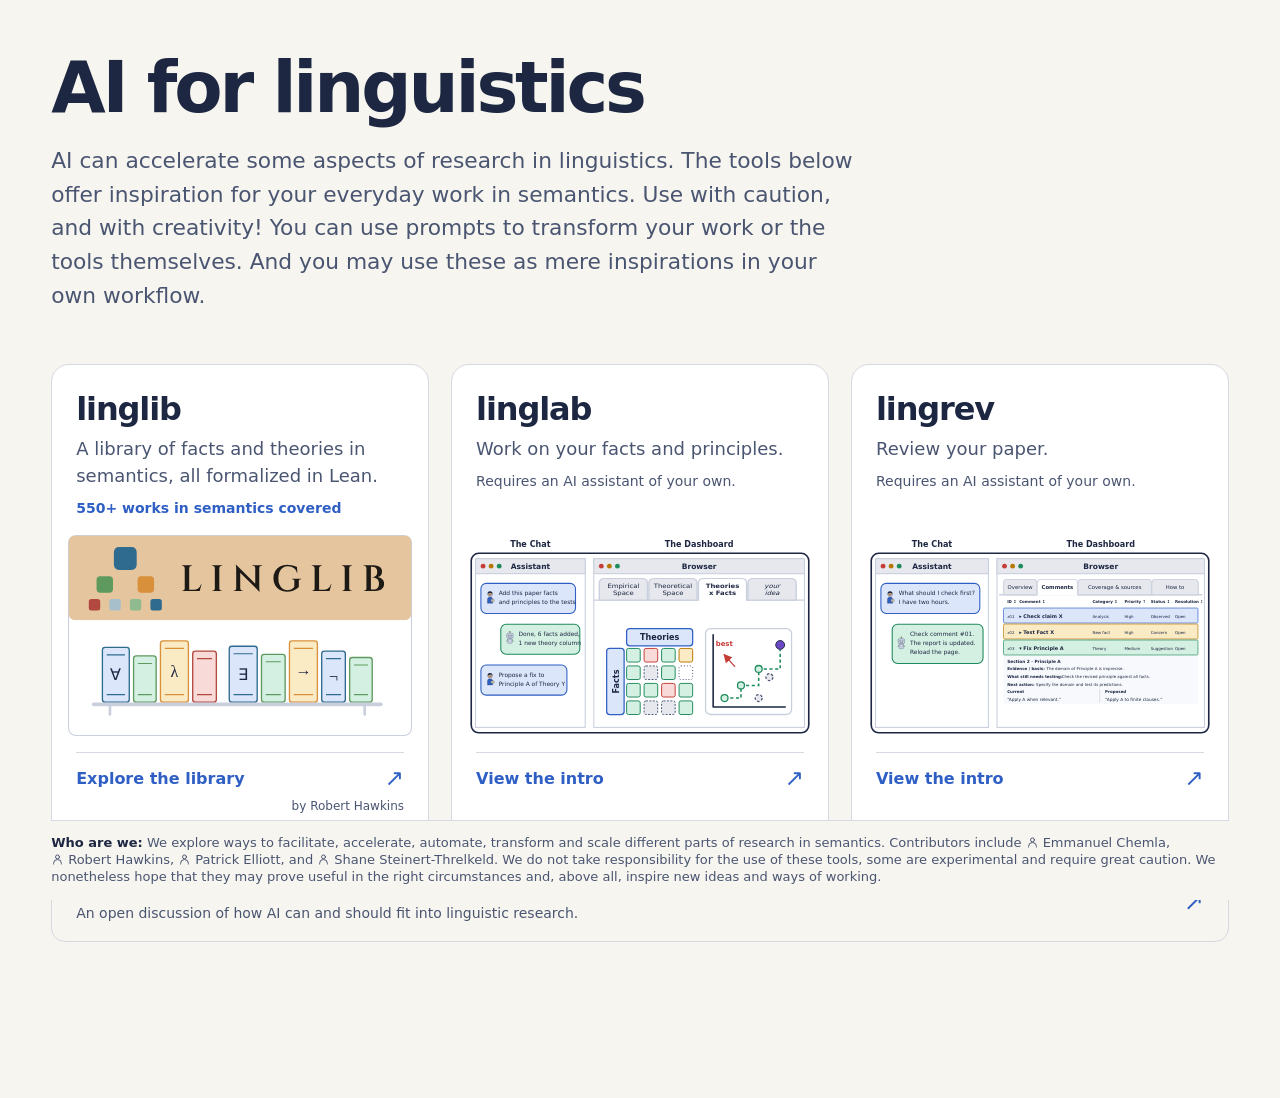
<file: index.html>
<!doctype html>
<html lang="en">
  <head>
    <meta charset="utf-8" />
    <meta name="viewport" content="width=device-width, initial-scale=1" />
    <meta
      name="description"
      content="Three tools to explore how AI can support everyday research in semantics: linglib, linglab, and lingrev."
    />
    <title>AI for linguistics</title>
    <link rel="stylesheet" href="assets/site.css" />
  </head>
  <body>
    <div class="sticky-title">
      <div class="inner"><h1>AI for linguistics</h1></div>
    </div>
    <main>
      <header>
        <p class="intro">
          AI can accelerate some aspects of research in linguistics. The tools
          below offer inspiration for your everyday work in semantics. Use with
          caution, and with creativity! You can use prompts to transform your
          work or the tools themselves. And you may use these as mere
          inspirations in your own workflow.
        </p>
      </header>
      <div class="tools">
        <article aria-labelledby="linglib-title">
          <div>
            <h2 id="linglib-title">linglib</h2>
            <p>
              A library of facts and theories in semantics, all formalized in
              Lean.<span
                class="coverage"
                title="551 works tagged formalized in semantics in the LingLib bibliography; checked 25 October 2026."
                >550+ works in semantics covered</span
              >
            </p>
          </div>
          <figure>
            <a
              class="figure-link"
              href="https://github.com/linglib-community/linglib"
              aria-label="Explore linglib on GitHub"
              ><img
                src="assets/linglib.svg"
                width="640"
                height="374"
                alt="LingLib logo above a shelf of book-like theories marked with ∀, ∃, and other logical symbols."
            /></a>
          </figure>
          <div class="card-bottom">
            <a
              class="tool-link"
              href="https://github.com/linglib-community/linglib"
              >Explore the library <span aria-hidden="true">↗</span></a
            ><a
              class="credit"
              href="https://rdhawkins.com/"
              target="_blank"
              rel="noopener"
              >by Robert Hawkins</a
            >
          </div>
        </article>
        <article aria-labelledby="linglab-title">
          <div>
            <h2 id="linglab-title">linglab</h2>
            <p>
              Work on your facts and principles.<span class="requirements"
                >Requires an AI assistant of your own.</span
              >
            </p>
          </div>
          <figure>
            <a
              class="figure-link"
              href="https://ai-for-linguistics.github.io/linglab/"
              aria-label="View the linglab intro"
              ><img
                src="assets/linglab.svg"
                width="640"
                height="374"
                alt="A chat with an AI assistant beside a report comparing theories against facts."
            /></a>
          </figure>
          <div class="card-bottom">
            <a
              class="tool-link"
              href="https://ai-for-linguistics.github.io/linglab/"
              >View the intro <span aria-hidden="true">↗</span></a
            >
          </div>
        </article>
        <article aria-labelledby="lingrev-title">
          <div>
            <h2 id="lingrev-title">lingrev</h2>
            <p>
              Review your paper.<span class="requirements"
                >Requires an AI assistant of your own.</span
              >
            </p>
          </div>
          <figure>
            <a
              class="figure-link"
              href="https://ai-for-linguistics.github.io/lingrev/"
              aria-label="View the lingrev intro"
              ><img
                src="assets/lingrev.svg"
                width="640"
                height="374"
                alt="A chat for requesting checks and revisions beside a paper review dashboard."
            /></a>
          </figure>
          <div class="card-bottom">
            <a
              class="tool-link"
              href="https://ai-for-linguistics.github.io/lingrev/"
              >View the intro <span aria-hidden="true">↗</span></a
            >
          </div>
        </article>
      </div>
      <a class="mission-link" href="mission.html"
        ><span
          ><strong>Our mission</strong
          ><small
            >An open discussion of how AI can and should fit into linguistic
            research.</small
          ></span
        ><span class="arrow" aria-hidden="true">↗</span></a
      >
      <footer class="about" aria-label="Who are we">
        <p>
          <strong>Who are we:</strong> We explore ways to facilitate,
          accelerate, automate, transform and scale different parts of research
          in semantics. Contributors include
          <a
            href="http://www.emmanuel.chemla.free.fr/"
            target="_blank"
            rel="noopener"
            ><svg
              viewBox="0 0 20 20"
              fill="none"
              stroke="currentColor"
              stroke-width="1.5"
              stroke-linecap="round"
              aria-hidden="true"
            >
              <circle cx="10" cy="6" r="3" />
              <path d="M4 17v-1a6 6 0 0 1 12 0v1" /></svg
            >Emmanuel Chemla</a
          >,
          <a href="https://rdhawkins.com/" target="_blank" rel="noopener"
            ><svg
              viewBox="0 0 20 20"
              fill="none"
              stroke="currentColor"
              stroke-width="1.5"
              stroke-linecap="round"
              aria-hidden="true"
            >
              <circle cx="10" cy="6" r="3" />
              <path d="M4 17v-1a6 6 0 0 1 12 0v1" /></svg
            >Robert Hawkins</a
          >,
          <a
            href="https://www.patrickdelliott.com/"
            target="_blank"
            rel="noopener"
            ><svg
              viewBox="0 0 20 20"
              fill="none"
              stroke="currentColor"
              stroke-width="1.5"
              stroke-linecap="round"
              aria-hidden="true"
            >
              <circle cx="10" cy="6" r="3" />
              <path d="M4 17v-1a6 6 0 0 1 12 0v1" /></svg
            >Patrick Elliott</a
          >, and
          <a href="https://www.shane.st/" target="_blank" rel="noopener"
            ><svg
              viewBox="0 0 20 20"
              fill="none"
              stroke="currentColor"
              stroke-width="1.5"
              stroke-linecap="round"
              aria-hidden="true"
            >
              <circle cx="10" cy="6" r="3" />
              <path d="M4 17v-1a6 6 0 0 1 12 0v1" /></svg
            >Shane Steinert-Threlkeld</a
          >. We do not take responsibility for the use of these tools, some are
          experimental and require great caution. We nonetheless hope that they
          may prove useful in the right circumstances and, above all, inspire
          new ideas and ways of working.
        </p>
      </footer>
    </main>
  </body>
</html>
</file>
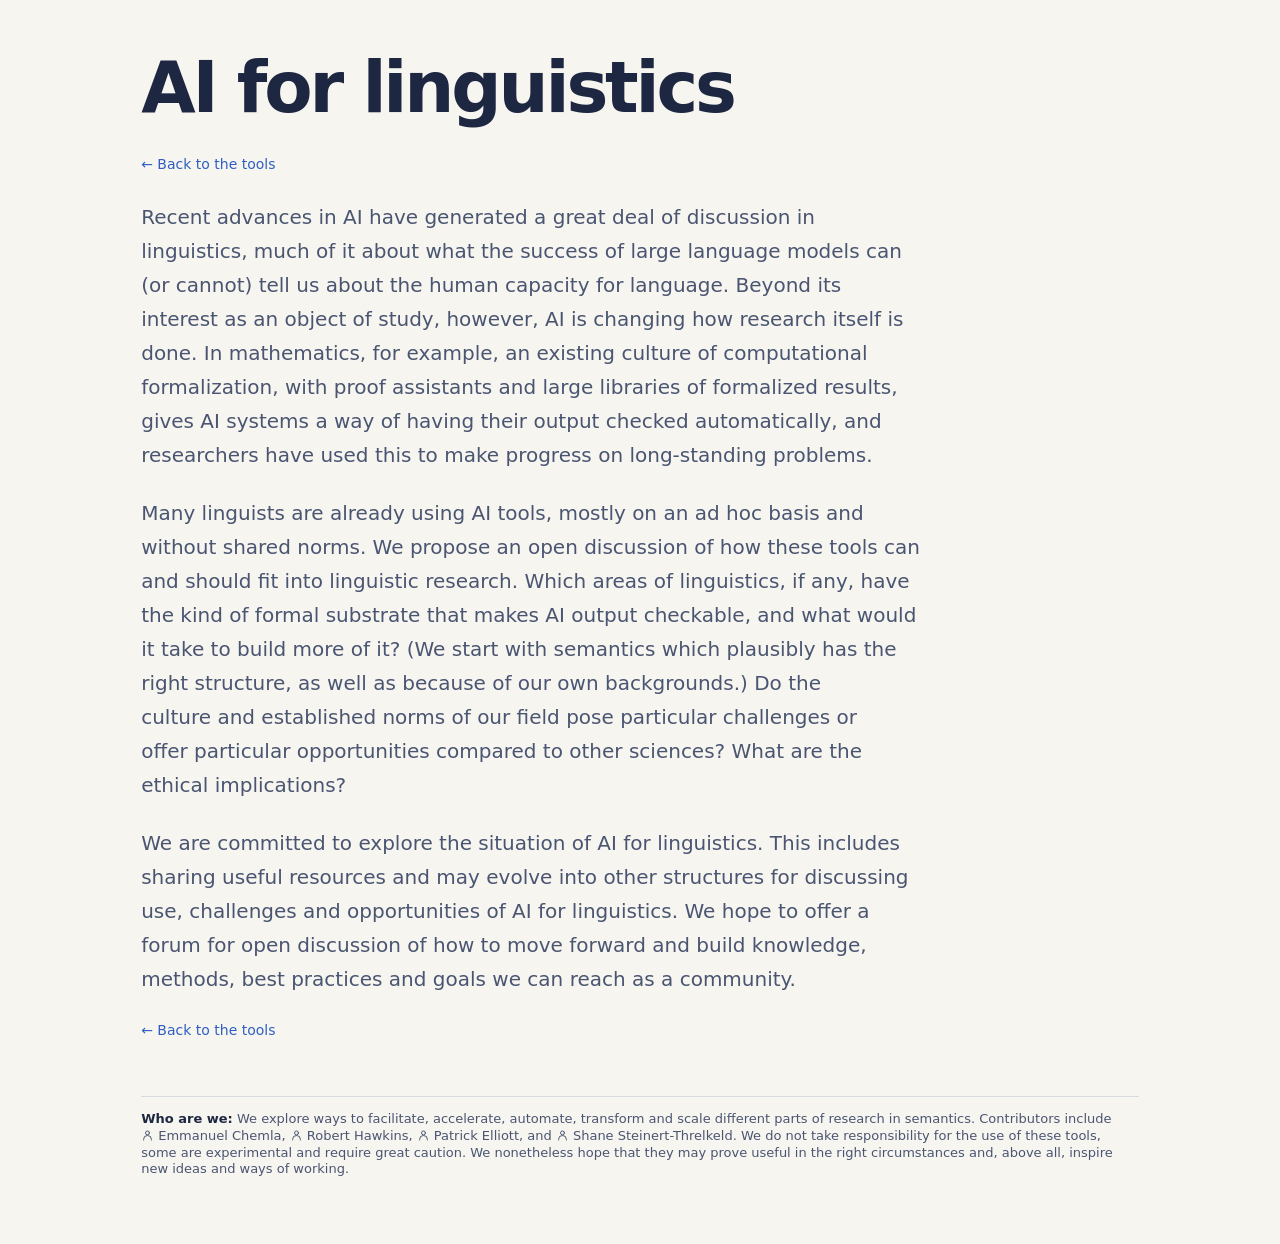
<file: mission.html>
<!doctype html>
<html lang="en">
  <head>
    <meta charset="utf-8" />
    <meta name="viewport" content="width=device-width, initial-scale=1" />
    <meta
      name="description"
      content="Our mission: an open discussion of how AI can and should fit into linguistic research, and how to build knowledge and best practices as a community."
    />
    <title>Our mission · AI for linguistics</title>
    <link rel="stylesheet" href="assets/site.css" />
  </head>
  <body class="mission-page">
    <div class="sticky-title">
      <div class="inner">
        <a class="site-name" href="index.html">AI for linguistics</a>
      </div>
    </div>
    <main>
      <a class="back-link" href="index.html">← Back to the tools</a>
      <div class="mission-body">
        <p>
          Recent advances in AI have generated a great deal of discussion in
          linguistics, much of it about what the success of large language
          models can (or cannot) tell us about the human capacity for language.
          Beyond its interest as an object of study, however, AI is changing how
          research itself is done. In mathematics, for example, an existing
          culture of computational formalization, with proof assistants and
          large libraries of formalized results, gives AI systems a way of
          having their output checked automatically, and researchers have used
          this to make progress on long-standing problems.
        </p>
        <p>
          Many linguists are already using AI tools, mostly on an ad hoc basis
          and without shared norms. We propose an open discussion of how these
          tools can and should fit into linguistic research. Which areas of
          linguistics, if any, have the kind of formal substrate that makes AI
          output checkable, and what would it take to build more of it? (We
          start with semantics which plausibly has the right structure, as well
          as because of our own backgrounds.) Do the culture and established
          norms of our field pose particular challenges or offer particular
          opportunities compared to other sciences? What are the ethical
          implications?
        </p>
        <p>
          We are committed to explore the situation of AI for linguistics. This
          includes sharing useful resources and may evolve into other structures
          for discussing use, challenges and opportunities of AI for
          linguistics. We hope to offer a forum for open discussion of how to
          move forward and build knowledge, methods, best practices and goals we
          can reach as a community.
        </p>
        <a class="back-link" href="index.html">← Back to the tools</a>
      </div>
      <footer class="about" aria-label="Who are we">
        <p>
          <strong>Who are we:</strong> We explore ways to facilitate,
          accelerate, automate, transform and scale different parts of research
          in semantics. Contributors include
          <a
            href="http://www.emmanuel.chemla.free.fr/"
            target="_blank"
            rel="noopener"
            ><svg
              viewBox="0 0 20 20"
              fill="none"
              stroke="currentColor"
              stroke-width="1.5"
              stroke-linecap="round"
              aria-hidden="true"
            >
              <circle cx="10" cy="6" r="3" />
              <path d="M4 17v-1a6 6 0 0 1 12 0v1" /></svg
            >Emmanuel Chemla</a
          >,
          <a href="https://rdhawkins.com/" target="_blank" rel="noopener"
            ><svg
              viewBox="0 0 20 20"
              fill="none"
              stroke="currentColor"
              stroke-width="1.5"
              stroke-linecap="round"
              aria-hidden="true"
            >
              <circle cx="10" cy="6" r="3" />
              <path d="M4 17v-1a6 6 0 0 1 12 0v1" /></svg
            >Robert Hawkins</a
          >,
          <a
            href="https://www.patrickdelliott.com/"
            target="_blank"
            rel="noopener"
            ><svg
              viewBox="0 0 20 20"
              fill="none"
              stroke="currentColor"
              stroke-width="1.5"
              stroke-linecap="round"
              aria-hidden="true"
            >
              <circle cx="10" cy="6" r="3" />
              <path d="M4 17v-1a6 6 0 0 1 12 0v1" /></svg
            >Patrick Elliott</a
          >, and
          <a href="https://www.shane.st/" target="_blank" rel="noopener"
            ><svg
              viewBox="0 0 20 20"
              fill="none"
              stroke="currentColor"
              stroke-width="1.5"
              stroke-linecap="round"
              aria-hidden="true"
            >
              <circle cx="10" cy="6" r="3" />
              <path d="M4 17v-1a6 6 0 0 1 12 0v1" /></svg
            >Shane Steinert-Threlkeld</a
          >. We do not take responsibility for the use of these tools, some are
          experimental and require great caution. We nonetheless hope that they
          may prove useful in the right circumstances and, above all, inspire
          new ideas and ways of working.
        </p>
      </footer>
    </main>
  </body>
</html>
</file>
<file: assets/site.css>
:root { color-scheme: light; --paper:#f7f5ef; --white:#fff; --ink:#1d2742; --muted:#4a5572; --line:#d5d9e2; --blue:#2f5fc4; }
    * { box-sizing:border-box; }
    body { margin:0; background:var(--paper); color:var(--ink); font-family:system-ui,-apple-system,"Segoe UI",sans-serif; -webkit-font-smoothing:antialiased; }
    .sticky-title { position:sticky; top:0; z-index:10; background:var(--paper); }
    .sticky-title .inner { width:min(1440px,100%); margin:auto; padding:clamp(24px,4vw,56px) clamp(20px,4vw,64px) 18px; }
    main { width:min(1440px,100%); margin:auto; padding:0 clamp(20px,4vw,64px) 52px; }
    header { margin-bottom:clamp(32px,4vw,56px); }
    h1 { margin:0; font-size:clamp(38px,5.5vw,72px); font-weight:650; letter-spacing:-.045em; line-height:1.06; }
    .intro { max-width:850px; margin:0; font-size:clamp(18px,1.7vw,23px); line-height:1.55; color:var(--muted); text-wrap:pretty; }
    .tools { display:grid; grid-template-columns:repeat(3,minmax(0,1fr)); column-gap:22px; row-gap:16px; }
    article { min-width:0; display:grid; grid-template-rows:subgrid; grid-row:span 3; padding:26px 24px 24px; border:1px solid var(--line); border-radius:18px; background:var(--white); }
    .requirements { display:block; margin-top:10px; font-size:14px; line-height:1.4; color:var(--muted); }
    .coverage { display:block; margin-top:10px; font-size:14px; line-height:1.4; color:var(--blue); font-weight:600; }
    h2 { margin:0 0 8px; font-size:32px; line-height:1.15; font-weight:650; letter-spacing:-.035em; }
    article p { margin:0; color:var(--muted); font-size:18px; line-height:1.5; }
    figure { margin:0 -8px; aspect-ratio:640/374; display:flex; align-items:center; justify-content:center; }
    figure img { display:block; width:100%; height:100%; object-fit:contain; }
    .tool-link { display:inline-flex; align-items:center; justify-content:space-between; gap:24px; margin-top:auto; padding:14px 0 0; border-top:1px solid var(--line); color:var(--blue); text-decoration:none; font-size:16px; font-weight:650; }
    .card-bottom { display:flex; flex-direction:column; gap:8px; }
    .card-bottom .tool-link { display:flex; margin-top:0; }
    .credit { align-self:flex-end; color:var(--muted); font-size:12px; line-height:1.4; text-decoration:none; }
    .credit:hover { color:var(--blue); text-decoration:underline; }
    .tool-link:hover { text-decoration:underline; text-underline-offset:4px; }
    .figure-link { display:block; width:100%; height:100%; border-radius:8px; }
    .figure-link:hover { opacity:.85; }
    a:focus-visible { outline:3px solid var(--blue); outline-offset:6px; border-radius:2px; }
    .tool-link span { font-size:23px; line-height:1; font-weight:400; }
    .mission-link { display:flex; align-items:center; justify-content:space-between; gap:24px; margin-top:22px; padding:18px 24px; border:1px solid var(--line); border-radius:14px; color:var(--ink); text-decoration:none; background:transparent; }
    .mission-link strong { display:block; font-size:17px; font-weight:650; letter-spacing:-.02em; }
    .mission-link small { display:block; margin-top:3px; color:var(--muted); font-size:14px; line-height:1.4; }
    .mission-link .arrow { flex-shrink:0; color:var(--blue); font-size:24px; }
    .mission-link:hover { border-color:var(--blue); background:var(--white); }
    .about { position:sticky; bottom:0; z-index:9; margin-top:24px; padding:14px 0; border-top:1px solid var(--line); background:var(--paper); color:var(--muted); font-size:13px; line-height:1.3; }
    .about p { margin:0; }
    .about strong { color:var(--ink); font-weight:650; }
    .about a { display:inline; color:var(--muted); text-decoration:none; white-space:nowrap; }
    .about a:hover { color:var(--blue); text-decoration:underline; text-underline-offset:3px; }
    .about svg { width:13px; height:13px; margin-right:4px; vertical-align:-2px; }
    @media(max-width:1000px) { .tools { grid-template-columns:1fr; gap:20px; } article { display:grid; grid-template-rows:none; grid-row:auto; grid-template-columns:minmax(200px,2fr) minmax(0,3fr); column-gap:28px; align-items:start; } article > div { min-height:0; } article p { min-height:0; } figure { grid-column:2; grid-row:1/4; margin:0; } .card-bottom { grid-column:1; margin-top:28px; } }
    @media(max-width:560px) { article { display:flex; flex-direction:column; padding:24px 20px 20px; } figure { margin:22px 0; width:100%; } .card-bottom { margin-top:0; } h2 { font-size:30px; } }

    .site-name { display:inline-block; color:var(--ink); text-decoration:none; font-size:clamp(38px,5.5vw,72px); font-weight:650; letter-spacing:-.045em; line-height:1.06; }
    .mission-page .sticky-title .inner, .mission-page main { max-width:1100px; }
    .mission-page main { padding-top:10px; }
    .back-link { display:inline-block; margin:0 0 28px; color:var(--blue); text-decoration:none; font-size:14px; }
    .back-link:hover, .source-link:hover { text-decoration:underline; text-underline-offset:4px; }
    .mission-body { max-width:780px; }
    .mission-body h1 { font-size:clamp(32px,4vw,46px); margin:0 0 26px; }
    .mission-body p { margin:0 0 24px; color:var(--muted); font-size:clamp(17px,1.6vw,20px); line-height:1.7; text-wrap:pretty; }
    .source-link { display:inline-block; color:var(--blue); font-size:13px; text-decoration:none; margin:4px 0 20px; }
    .mission-page .about { position:static; margin-top:30px; }
</file>
